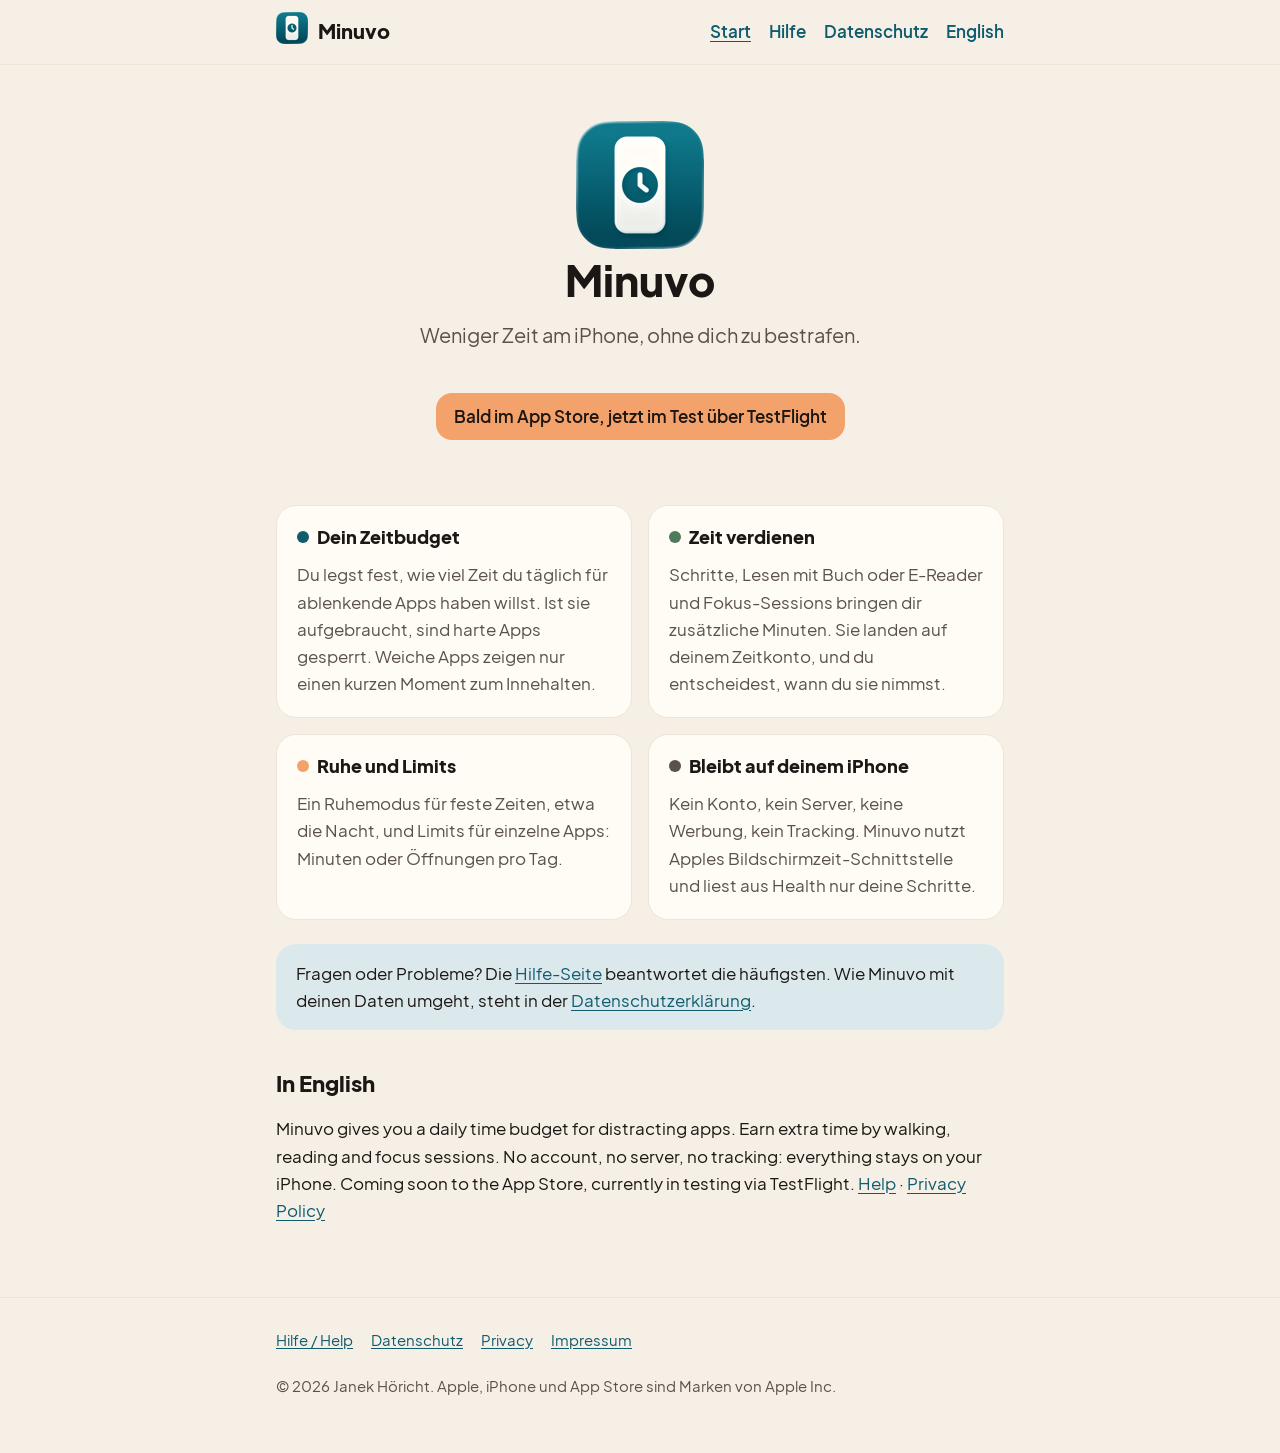
<file: index.html>
<!doctype html>
<html lang="de">
<head>
  <meta charset="utf-8">
  <meta name="viewport" content="width=device-width, initial-scale=1">
  <title>Minuvo – Zeitbudget für ablenkende Apps</title>
  <meta name="description" content="Minuvo gibt dir ein tägliches Zeitbudget für ablenkende Apps. Extrazeit verdienst du mit Schritten, Lesen und Fokus-Sessions. Alles bleibt auf deinem iPhone.">
  <meta name="theme-color" content="#F5EFE6" media="(prefers-color-scheme: light)">
  <meta name="theme-color" content="#15110E" media="(prefers-color-scheme: dark)">
  <link rel="icon" type="image/png" href="img/app-icon.png">
  <link rel="apple-touch-icon" href="img/app-icon.png">
  <link rel="stylesheet" href="style.css">
</head>
<body>
  <a class="skip" href="#inhalt">Zum Inhalt springen</a>
  <header class="site">
    <div class="wrap">
      <a class="brand" href="index.html">
        <picture>
          <source srcset="img/app-icon-dark.png" media="(prefers-color-scheme: dark)">
          <img src="img/app-icon.png" alt="" width="32" height="32">
        </picture>
        Minuvo
      </a>
      <nav aria-label="Hauptnavigation">
        <ul>
          <li><a href="index.html" aria-current="page">Start</a></li>
          <li><a href="support.html">Hilfe</a></li>
          <li><a href="datenschutz.html">Datenschutz</a></li>
          <li><a href="privacy.html" lang="en" hreflang="en">English</a></li>
        </ul>
      </nav>
    </div>
  </header>

  <main id="inhalt">
    <div class="wrap">
      <section class="hero">
        <picture>
          <source srcset="img/app-icon-dark.png" media="(prefers-color-scheme: dark)">
          <img src="img/app-icon.png" alt="App-Icon von Minuvo: ein Handy mit Uhr" width="128" height="128">
        </picture>
        <h1>Minuvo</h1>
        <p class="promise">Weniger Zeit am iPhone, ohne dich zu bestrafen.</p>
        <p class="pill">Bald im App Store, jetzt im Test über TestFlight</p>
      </section>

      <section class="features" aria-label="Funktionen">
        <article class="card">
          <h2><span class="dot petrol" aria-hidden="true"></span>Dein Zeitbudget</h2>
          <p>Du legst fest, wie viel Zeit du täglich für ablenkende Apps haben willst. Ist sie aufgebraucht, sind harte
            Apps gesperrt. Weiche Apps zeigen nur einen kurzen Moment zum Innehalten.</p>
        </article>
        <article class="card">
          <h2><span class="dot green" aria-hidden="true"></span>Zeit verdienen</h2>
          <p>Schritte, Lesen mit Buch oder E-Reader und Fokus-Sessions bringen dir zusätzliche Minuten. Sie landen auf
            deinem Zeitkonto, und du entscheidest, wann du sie nimmst.</p>
        </article>
        <article class="card">
          <h2><span class="dot apricot" aria-hidden="true"></span>Ruhe und Limits</h2>
          <p>Ein Ruhemodus für feste Zeiten, etwa die Nacht, und Limits für einzelne Apps: Minuten oder Öffnungen pro
            Tag.</p>
        </article>
        <article class="card">
          <h2><span class="dot line" aria-hidden="true"></span>Bleibt auf deinem iPhone</h2>
          <p>Kein Konto, kein Server, keine Werbung, kein Tracking. Minuvo nutzt Apples Bildschirmzeit-Schnittstelle und
            liest aus Health nur deine Schritte.</p>
        </article>
      </section>

      <div class="note">
        <p>Fragen oder Probleme? Die <a href="support.html">Hilfe-Seite</a> beantwortet die häufigsten.
          Wie Minuvo mit deinen Daten umgeht, steht in der <a href="datenschutz.html">Datenschutzerklärung</a>.</p>
      </div>

      <section lang="en" aria-labelledby="en-title">
        <h2 id="en-title">In English</h2>
        <p>Minuvo gives you a daily time budget for distracting apps. Earn extra time by walking, reading and focus
          sessions. No account, no server, no tracking: everything stays on your iPhone. Coming soon to the App Store,
          currently in testing via TestFlight.
          <a href="support.html#en">Help</a> · <a href="privacy.html">Privacy Policy</a></p>
      </section>
    </div>
  </main>

  <footer class="site">
    <div class="wrap">
      <ul>
        <li><a href="support.html">Hilfe / Help</a></li>
        <li><a href="datenschutz.html">Datenschutz</a></li>
        <li><a href="privacy.html" lang="en">Privacy</a></li>
        <li><a href="impressum.html">Impressum</a></li>
      </ul>
      <p>© 2026 Janek Höricht. Apple, iPhone und App Store sind Marken von Apple Inc.</p>
    </div>
  </footer>
</body>
</html>
</file>
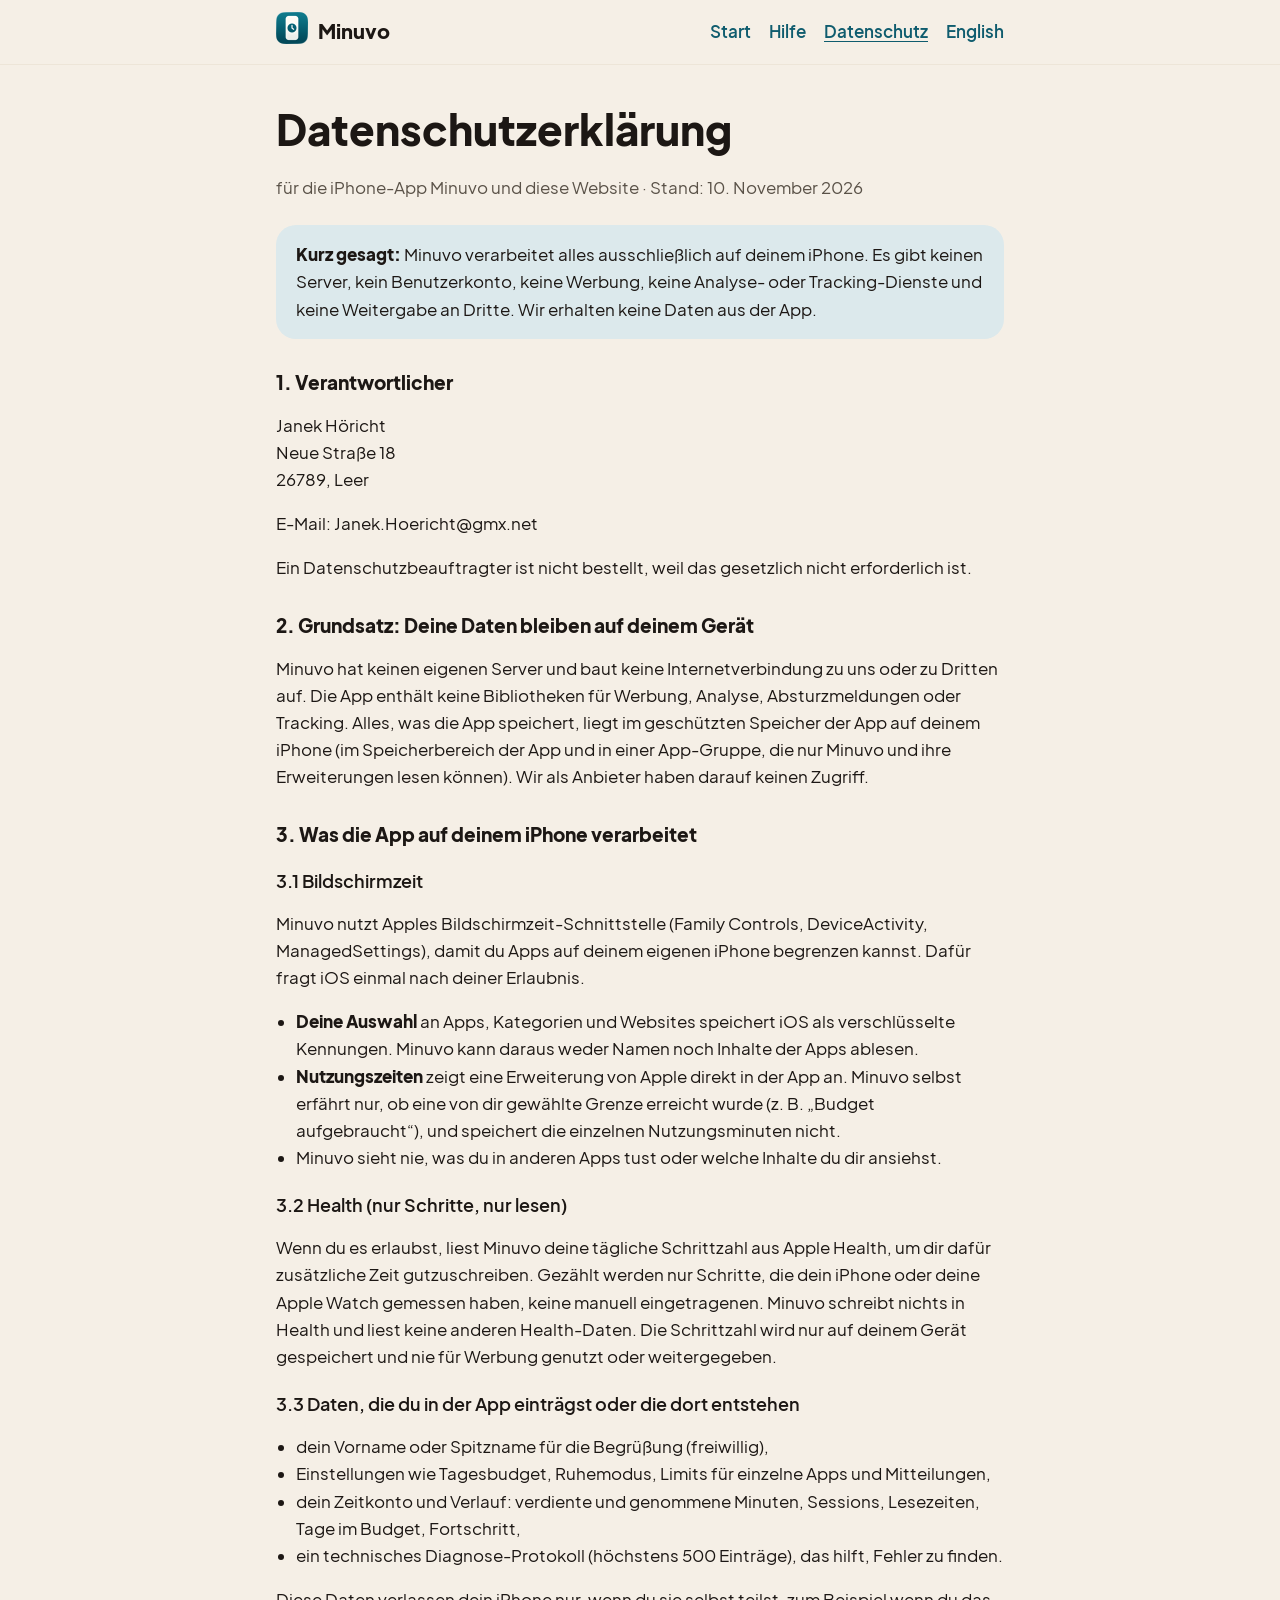
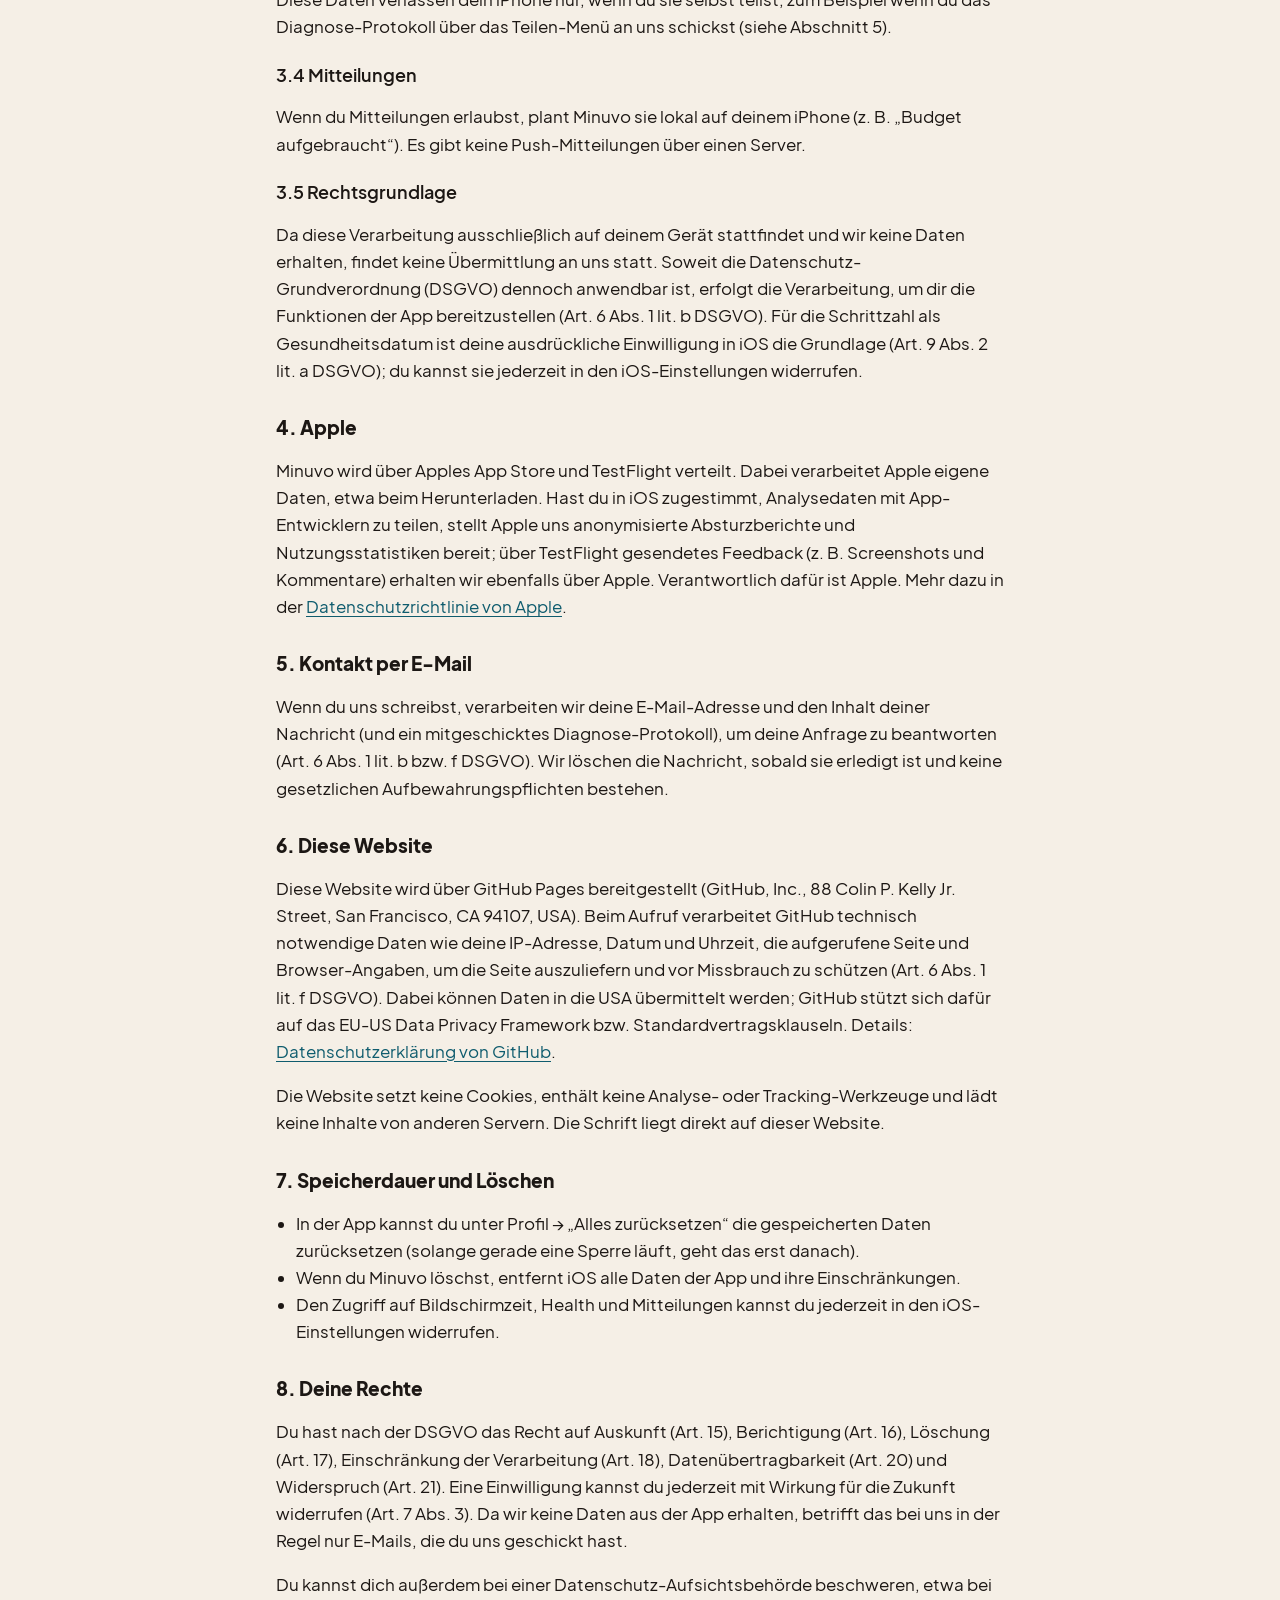
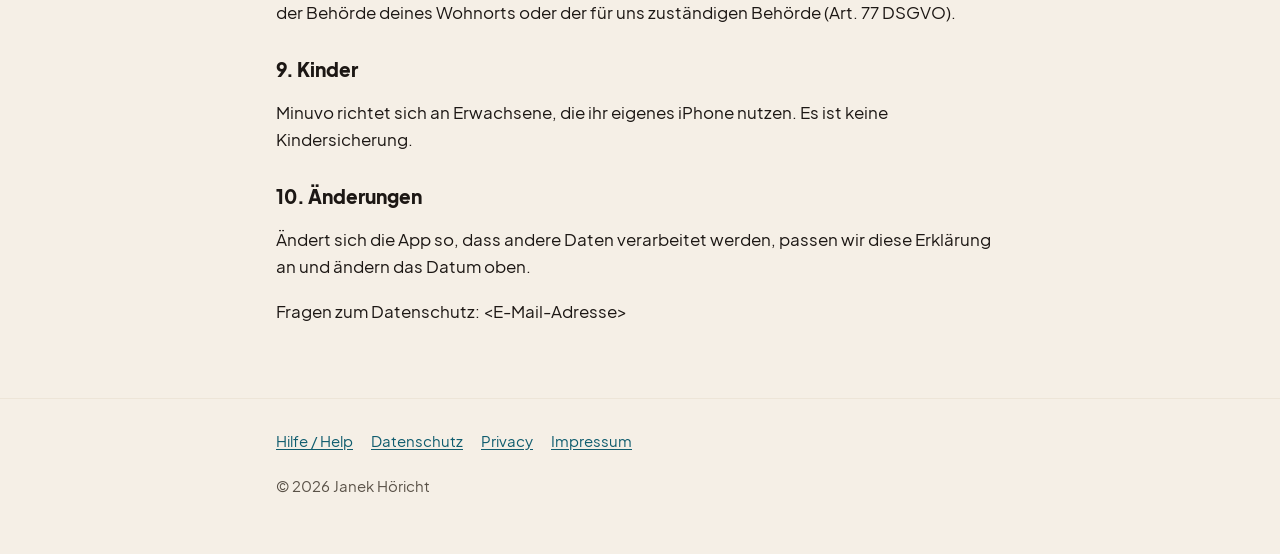
<file: datenschutz.html>
<!doctype html>
<html lang="de">
<head>
  <meta charset="utf-8">
  <meta name="viewport" content="width=device-width, initial-scale=1">
  <title>Datenschutzerklärung – Minuvo</title>
  <meta name="description" content="Datenschutzerklärung der iPhone-App Minuvo und dieser Website.">
  <meta name="theme-color" content="#F5EFE6" media="(prefers-color-scheme: light)">
  <meta name="theme-color" content="#15110E" media="(prefers-color-scheme: dark)">
  <link rel="icon" type="image/png" href="img/app-icon.png">
  <link rel="alternate" hreflang="en" href="privacy.html">
  <link rel="stylesheet" href="style.css">
</head>
<body>
  <a class="skip" href="#inhalt">Zum Inhalt springen</a>
  <header class="site">
    <div class="wrap">
      <a class="brand" href="index.html">
        <picture>
          <source srcset="img/app-icon-dark.png" media="(prefers-color-scheme: dark)">
          <img src="img/app-icon.png" alt="" width="32" height="32">
        </picture>
        Minuvo
      </a>
      <nav aria-label="Hauptnavigation">
        <ul>
          <li><a href="index.html">Start</a></li>
          <li><a href="support.html">Hilfe</a></li>
          <li><a href="datenschutz.html" aria-current="page">Datenschutz</a></li>
          <li><a href="privacy.html" lang="en" hreflang="en">English</a></li>
        </ul>
      </nav>
    </div>
  </header>

  <main id="inhalt" class="legal">
    <div class="wrap">
      <h1>Datenschutzerklärung</h1>
      <p class="muted">für die iPhone-App Minuvo und diese Website · Stand: 10. November 2026</p>

      <div class="note">
        <p><strong>Kurz gesagt:</strong> Minuvo verarbeitet alles ausschließlich auf deinem iPhone. Es gibt keinen
          Server, kein Benutzerkonto, keine Werbung, keine Analyse- oder Tracking-Dienste und keine Weitergabe an
          Dritte. Wir erhalten keine Daten aus der App.</p>
      </div>

      <h2>1. Verantwortlicher</h2>
      <p>Janek Höricht<br>
        Neue Straße 18<br>
        26789, Leer</p>
      <p>E-Mail: Janek.Hoericht@gmx.net</p>
      <p>Ein Datenschutzbeauftragter ist nicht bestellt, weil das gesetzlich nicht erforderlich ist.</p>

      <h2>2. Grundsatz: Deine Daten bleiben auf deinem Gerät</h2>
      <p>Minuvo hat keinen eigenen Server und baut keine Internetverbindung zu uns oder zu Dritten auf. Die App enthält
        keine Bibliotheken für Werbung, Analyse, Absturzmeldungen oder Tracking. Alles, was die App speichert, liegt im
        geschützten Speicher der App auf deinem iPhone (im Speicherbereich der App und in einer App-Gruppe, die nur
        Minuvo und ihre Erweiterungen lesen können). Wir als Anbieter haben darauf keinen Zugriff.</p>

      <h2>3. Was die App auf deinem iPhone verarbeitet</h2>

      <h3>3.1 Bildschirmzeit</h3>
      <p>Minuvo nutzt Apples Bildschirmzeit-Schnittstelle (Family Controls, DeviceActivity, ManagedSettings), damit du
        Apps auf deinem eigenen iPhone begrenzen kannst. Dafür fragt iOS einmal nach deiner Erlaubnis.</p>
      <ul>
        <li><strong>Deine Auswahl</strong> an Apps, Kategorien und Websites speichert iOS als verschlüsselte
          Kennungen. Minuvo kann daraus weder Namen noch Inhalte der Apps ablesen.</li>
        <li><strong>Nutzungszeiten</strong> zeigt eine Erweiterung von Apple direkt in der App an. Minuvo selbst erfährt
          nur, ob eine von dir gewählte Grenze erreicht wurde (z. B. „Budget aufgebraucht“), und speichert die
          einzelnen Nutzungsminuten nicht.</li>
        <li>Minuvo sieht nie, was du in anderen Apps tust oder welche Inhalte du dir ansiehst.</li>
      </ul>

      <h3>3.2 Health (nur Schritte, nur lesen)</h3>
      <p>Wenn du es erlaubst, liest Minuvo deine tägliche Schrittzahl aus Apple Health, um dir dafür zusätzliche Zeit
        gutzuschreiben. Gezählt werden nur Schritte, die dein iPhone oder deine Apple Watch gemessen haben, keine
        manuell eingetragenen. Minuvo schreibt nichts in Health und liest keine anderen Health-Daten. Die Schrittzahl
        wird nur auf deinem Gerät gespeichert und nie für Werbung genutzt oder weitergegeben.</p>

      <h3>3.3 Daten, die du in der App einträgst oder die dort entstehen</h3>
      <ul>
        <li>dein Vorname oder Spitzname für die Begrüßung (freiwillig),</li>
        <li>Einstellungen wie Tagesbudget, Ruhemodus, Limits für einzelne Apps und Mitteilungen,</li>
        <li>dein Zeitkonto und Verlauf: verdiente und genommene Minuten, Sessions, Lesezeiten, Tage im Budget,
          Fortschritt,</li>
        <li>ein technisches Diagnose-Protokoll (höchstens 500 Einträge), das hilft, Fehler zu finden.</li>
      </ul>
      <p>Diese Daten verlassen dein iPhone nur, wenn du sie selbst teilst, zum Beispiel wenn du das Diagnose-Protokoll
        über das Teilen-Menü an uns schickst (siehe Abschnitt 5).</p>

      <h3>3.4 Mitteilungen</h3>
      <p>Wenn du Mitteilungen erlaubst, plant Minuvo sie lokal auf deinem iPhone (z. B. „Budget aufgebraucht“). Es gibt
        keine Push-Mitteilungen über einen Server.</p>

      <h3>3.5 Rechtsgrundlage</h3>
      <p>Da diese Verarbeitung ausschließlich auf deinem Gerät stattfindet und wir keine Daten erhalten, findet keine
        Übermittlung an uns statt. Soweit die Datenschutz-Grundverordnung (DSGVO) dennoch anwendbar ist, erfolgt die
        Verarbeitung, um dir die Funktionen der App bereitzustellen (Art. 6 Abs. 1 lit. b DSGVO). Für die Schrittzahl
        als Gesundheitsdatum ist deine ausdrückliche Einwilligung in iOS die Grundlage (Art. 9 Abs. 2 lit. a DSGVO);
        du kannst sie jederzeit in den iOS-Einstellungen widerrufen.</p>

      <h2>4. Apple</h2>
      <p>Minuvo wird über Apples App Store und TestFlight verteilt. Dabei verarbeitet Apple eigene Daten, etwa beim
        Herunterladen. Hast du in iOS zugestimmt, Analysedaten mit App-Entwicklern zu teilen, stellt Apple uns
        anonymisierte Absturzberichte und Nutzungsstatistiken bereit; über TestFlight gesendetes Feedback
        (z. B. Screenshots und Kommentare) erhalten wir ebenfalls über Apple. Verantwortlich dafür ist Apple. Mehr dazu
        in der <a href="https://www.apple.com/de/legal/privacy/">Datenschutzrichtlinie von Apple</a>.</p>

      <h2>5. Kontakt per E-Mail</h2>
      <p>Wenn du uns schreibst, verarbeiten wir deine E-Mail-Adresse und den Inhalt deiner Nachricht (und ein
        mitgeschicktes Diagnose-Protokoll), um deine Anfrage zu beantworten (Art. 6 Abs. 1 lit. b bzw. f DSGVO). Wir
        löschen die Nachricht, sobald sie erledigt ist und keine gesetzlichen Aufbewahrungspflichten bestehen.</p>

      <h2>6. Diese Website</h2>
      <p>Diese Website wird über GitHub Pages bereitgestellt (GitHub, Inc., 88 Colin P. Kelly Jr. Street, San
        Francisco, CA 94107, USA). Beim Aufruf verarbeitet GitHub technisch notwendige Daten wie deine IP-Adresse,
        Datum und Uhrzeit, die aufgerufene Seite und Browser-Angaben, um die Seite auszuliefern und vor Missbrauch zu
        schützen (Art. 6 Abs. 1 lit. f DSGVO). Dabei können Daten in die USA übermittelt werden; GitHub stützt sich
        dafür auf das EU-US Data Privacy Framework bzw. Standardvertragsklauseln. Details:
        <a href="https://docs.github.com/de/site-policy/privacy-policies/github-general-privacy-statement">Datenschutzerklärung von GitHub</a>.</p>
      <p>Die Website setzt keine Cookies, enthält keine Analyse- oder Tracking-Werkzeuge und lädt keine Inhalte von
        anderen Servern. Die Schrift liegt direkt auf dieser Website.</p>

      <h2>7. Speicherdauer und Löschen</h2>
      <ul>
        <li>In der App kannst du unter Profil → „Alles zurücksetzen“ die gespeicherten Daten zurücksetzen (solange
          gerade eine Sperre läuft, geht das erst danach).</li>
        <li>Wenn du Minuvo löschst, entfernt iOS alle Daten der App und ihre Einschränkungen.</li>
        <li>Den Zugriff auf Bildschirmzeit, Health und Mitteilungen kannst du jederzeit in den iOS-Einstellungen
          widerrufen.</li>
      </ul>

      <h2>8. Deine Rechte</h2>
      <p>Du hast nach der DSGVO das Recht auf Auskunft (Art. 15), Berichtigung (Art. 16), Löschung (Art. 17),
        Einschränkung der Verarbeitung (Art. 18), Datenübertragbarkeit (Art. 20) und Widerspruch (Art. 21). Eine
        Einwilligung kannst du jederzeit mit Wirkung für die Zukunft widerrufen (Art. 7 Abs. 3). Da wir keine Daten aus
        der App erhalten, betrifft das bei uns in der Regel nur E-Mails, die du uns geschickt hast.</p>
      <p>Du kannst dich außerdem bei einer Datenschutz-Aufsichtsbehörde beschweren, etwa bei der Behörde deines
        Wohnorts oder der für uns zuständigen Behörde (Art. 77 DSGVO).</p>

      <h2>9. Kinder</h2>
      <p>Minuvo richtet sich an Erwachsene, die ihr eigenes iPhone nutzen. Es ist keine Kindersicherung.</p>

      <h2>10. Änderungen</h2>
      <p>Ändert sich die App so, dass andere Daten verarbeitet werden, passen wir diese Erklärung an und ändern das
        Datum oben.</p>

      <p>Fragen zum Datenschutz: &lt;E-Mail-Adresse&gt;</p>
    </div>
  </main>

  <footer class="site">
    <div class="wrap">
      <ul>
        <li><a href="support.html">Hilfe / Help</a></li>
        <li><a href="datenschutz.html">Datenschutz</a></li>
        <li><a href="privacy.html" lang="en">Privacy</a></li>
        <li><a href="impressum.html">Impressum</a></li>
      </ul>
      <p>© 2026 Janek Höricht</p>
    </div>
  </footer>
</body>
</html>
</file>
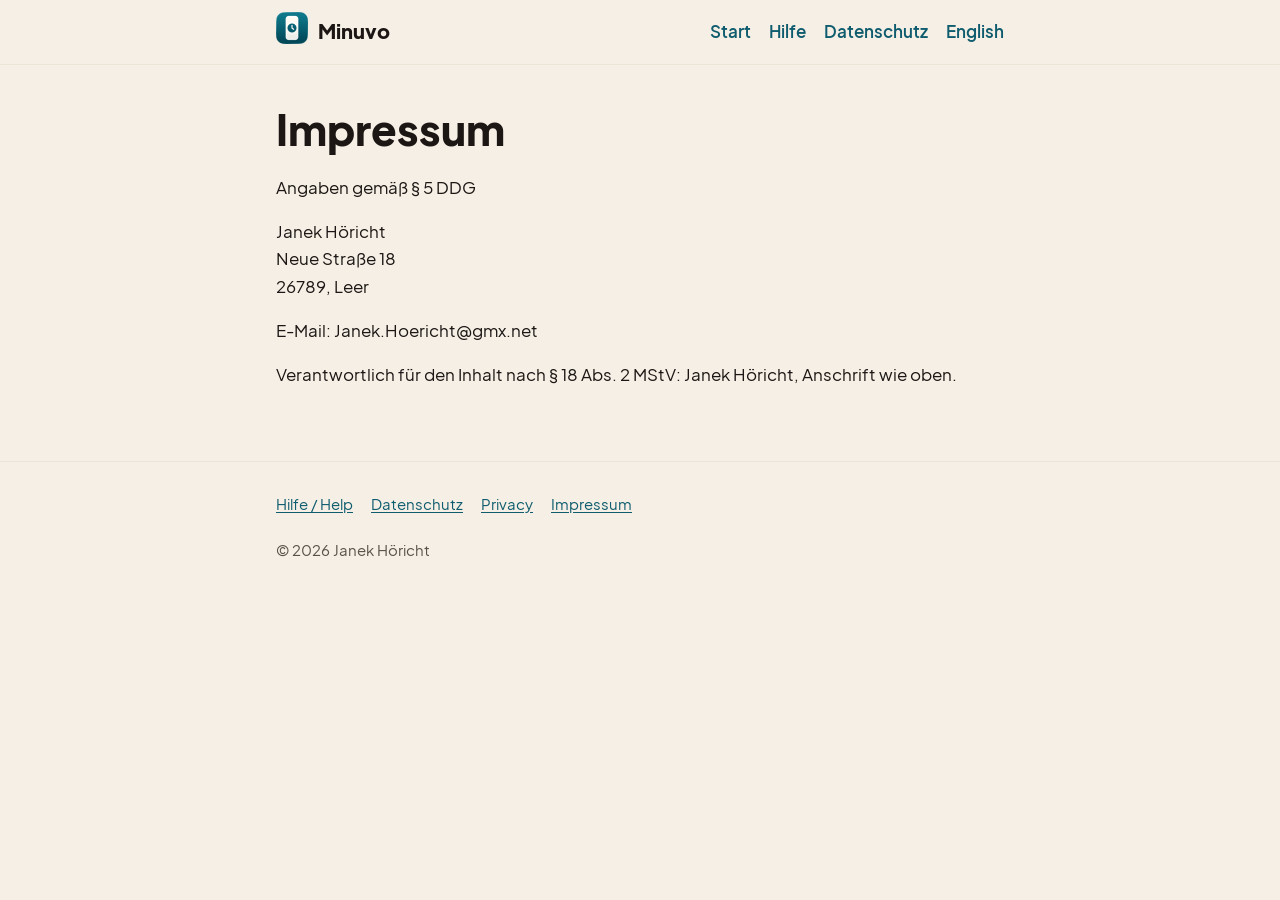
<file: impressum.html>
<!doctype html>
<html lang="de">
<head>
  <meta charset="utf-8">
  <meta name="viewport" content="width=device-width, initial-scale=1">
  <title>Impressum – Minuvo</title>
  <meta name="theme-color" content="#F5EFE6" media="(prefers-color-scheme: light)">
  <meta name="theme-color" content="#15110E" media="(prefers-color-scheme: dark)">
  <link rel="icon" type="image/png" href="img/app-icon.png">
  <link rel="stylesheet" href="style.css">
</head>
<body>
  <a class="skip" href="#inhalt">Zum Inhalt springen</a>
  <header class="site">
    <div class="wrap">
      <a class="brand" href="index.html">
        <picture>
          <source srcset="img/app-icon-dark.png" media="(prefers-color-scheme: dark)">
          <img src="img/app-icon.png" alt="" width="32" height="32">
        </picture>
        Minuvo
      </a>
      <nav aria-label="Hauptnavigation">
        <ul>
          <li><a href="index.html">Start</a></li>
          <li><a href="support.html">Hilfe</a></li>
          <li><a href="datenschutz.html">Datenschutz</a></li>
          <li><a href="privacy.html" lang="en" hreflang="en">English</a></li>
        </ul>
      </nav>
    </div>
  </header>

  <main id="inhalt" class="legal">
    <div class="wrap">
      <h1>Impressum</h1>
      <p>Angaben gemäß § 5 DDG</p>
      <p>Janek Höricht<br>
        Neue Straße 18<br>
        26789, Leer</p>
      <p>E-Mail: Janek.Hoericht@gmx.net</p>
      <p>Verantwortlich für den Inhalt nach § 18 Abs. 2 MStV: Janek Höricht, Anschrift wie oben.</p>
    </div>
  </main>

  <footer class="site">
    <div class="wrap">
      <ul>
        <li><a href="support.html">Hilfe / Help</a></li>
        <li><a href="datenschutz.html">Datenschutz</a></li>
        <li><a href="privacy.html" lang="en">Privacy</a></li>
        <li><a href="impressum.html" aria-current="page">Impressum</a></li>
      </ul>
      <p>© 2026 Janek Höricht</p>
    </div>
  </footer>
</body>
</html>
</file>
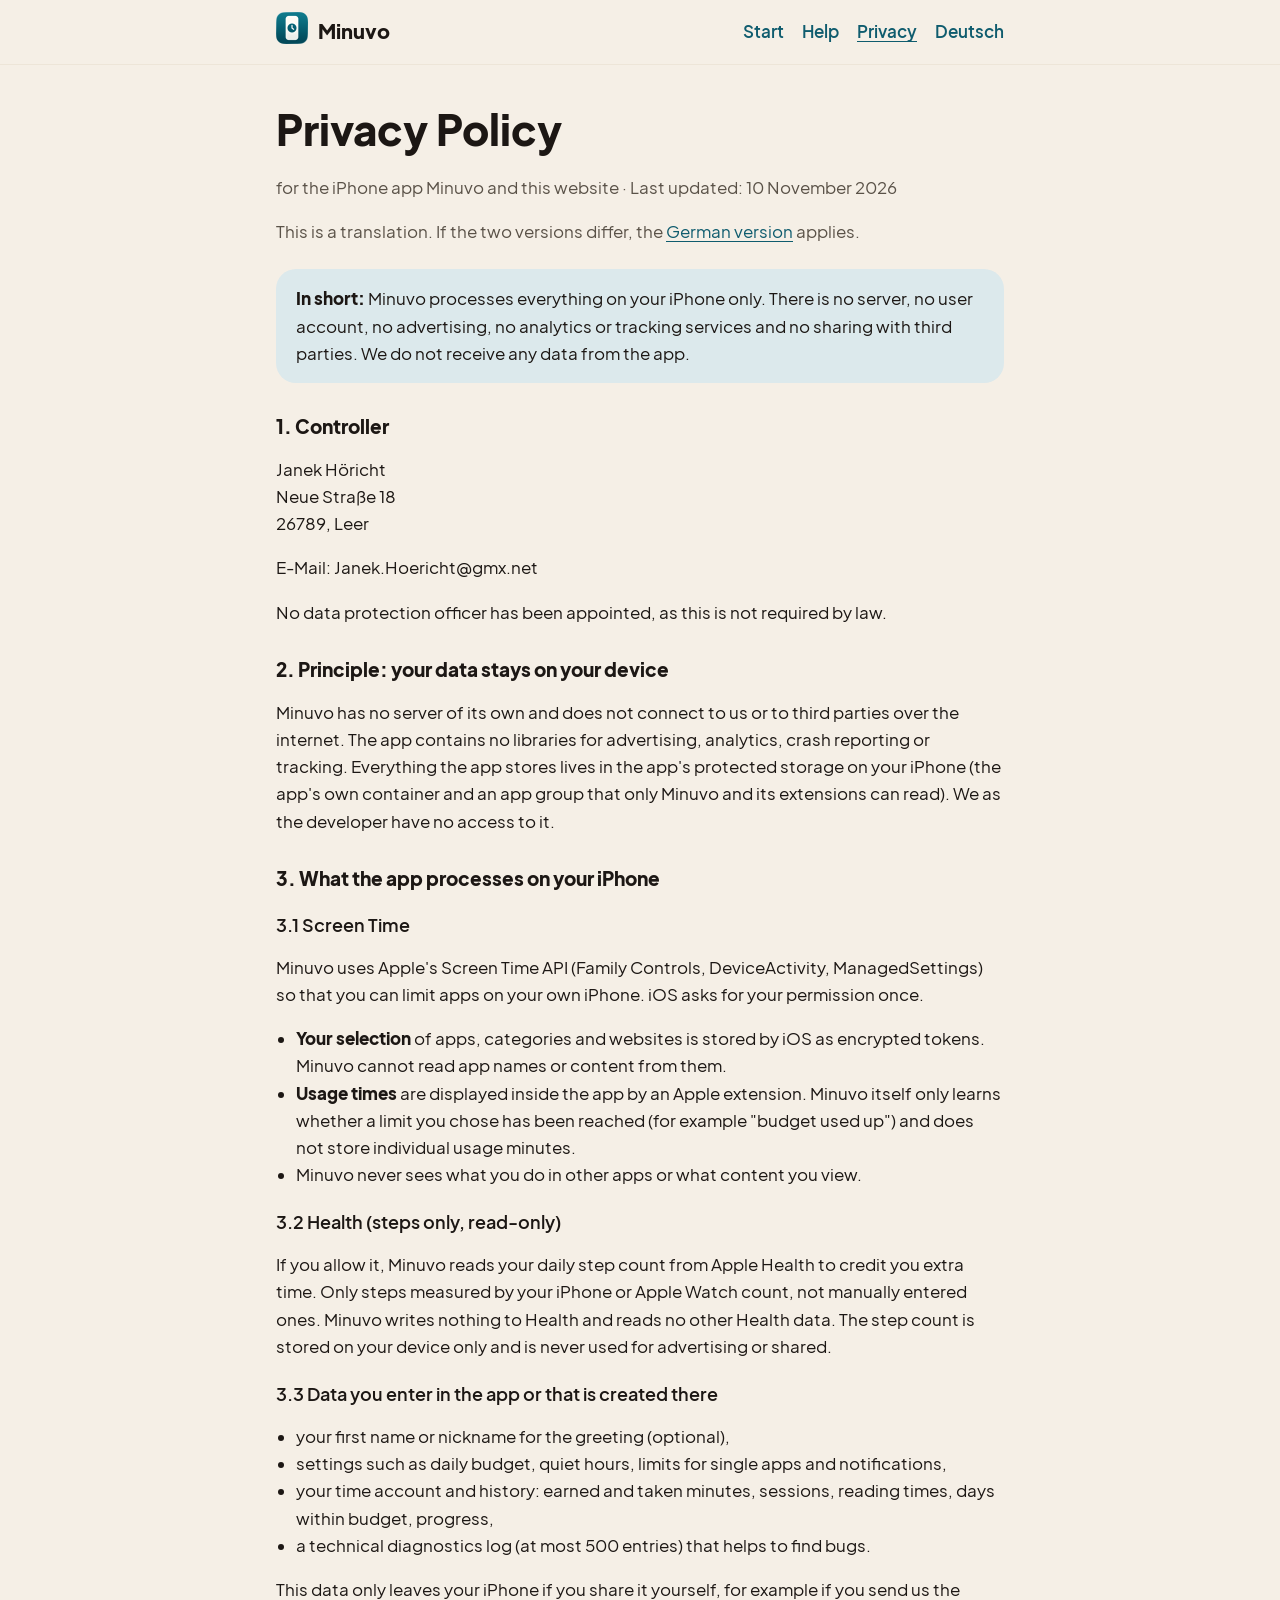
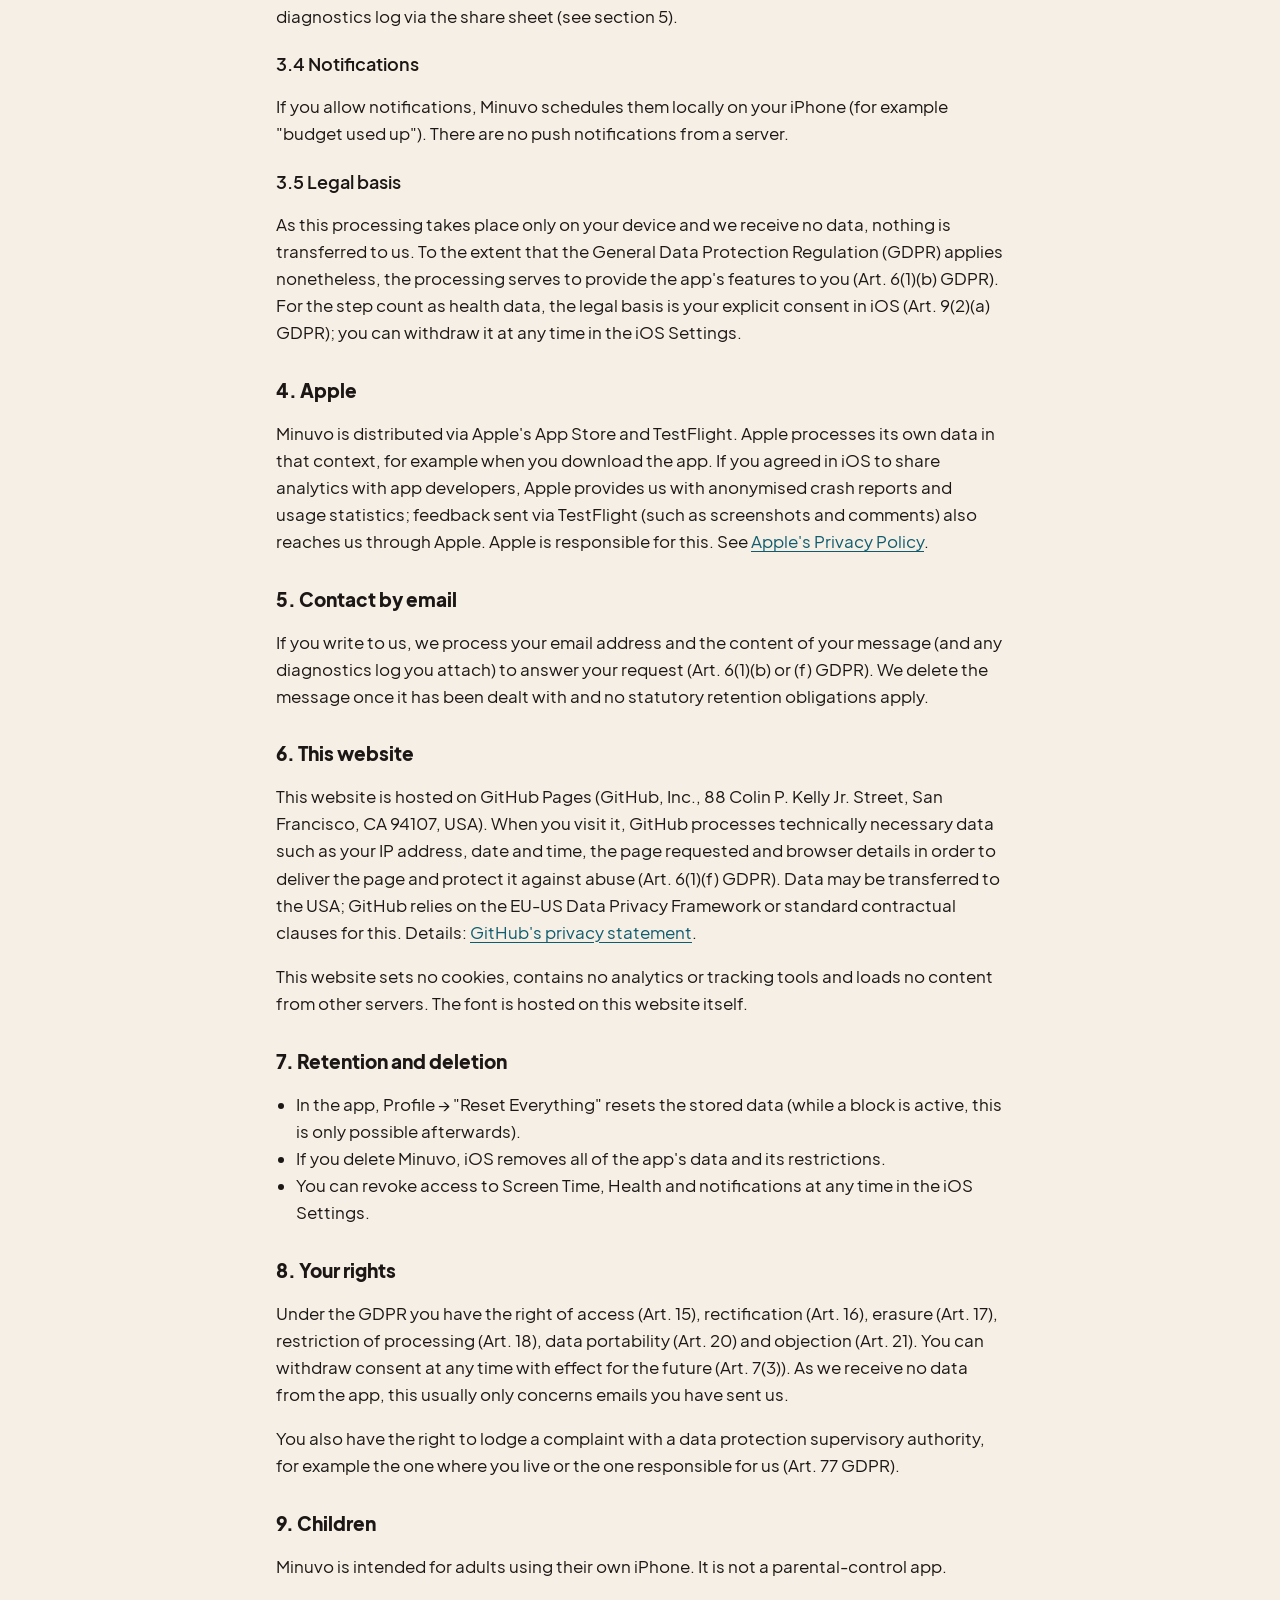
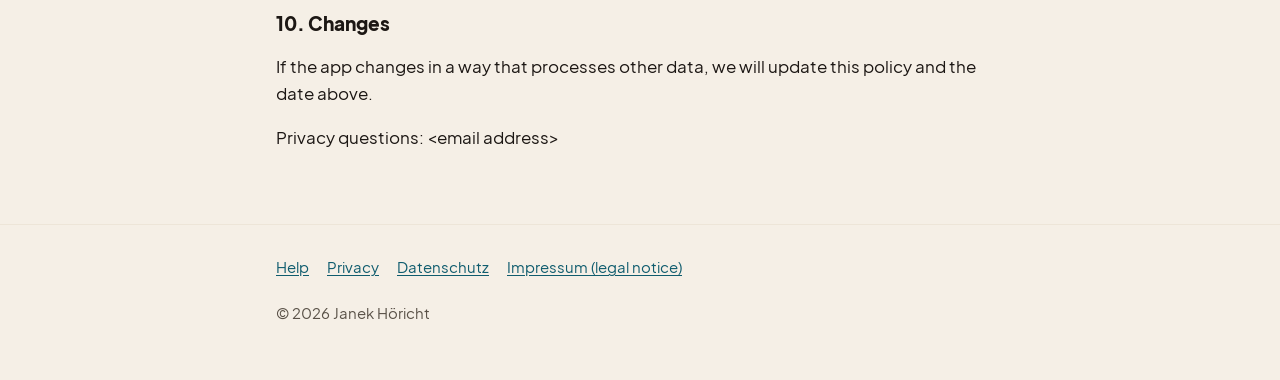
<file: privacy.html>
<!doctype html>
<html lang="en">
<head>
  <meta charset="utf-8">
  <meta name="viewport" content="width=device-width, initial-scale=1">
  <title>Privacy Policy – Minuvo</title>
  <meta name="description" content="Privacy policy of the iPhone app Minuvo and this website.">
  <meta name="theme-color" content="#F5EFE6" media="(prefers-color-scheme: light)">
  <meta name="theme-color" content="#15110E" media="(prefers-color-scheme: dark)">
  <link rel="icon" type="image/png" href="img/app-icon.png">
  <link rel="alternate" hreflang="de" href="datenschutz.html">
  <link rel="stylesheet" href="style.css">
</head>
<body>
  <a class="skip" href="#content">Skip to content</a>
  <header class="site">
    <div class="wrap">
      <a class="brand" href="index.html">
        <picture>
          <source srcset="img/app-icon-dark.png" media="(prefers-color-scheme: dark)">
          <img src="img/app-icon.png" alt="" width="32" height="32">
        </picture>
        Minuvo
      </a>
      <nav aria-label="Main navigation">
        <ul>
          <li><a href="index.html" lang="de" hreflang="de">Start</a></li>
          <li><a href="support.html#en">Help</a></li>
          <li><a href="privacy.html" aria-current="page">Privacy</a></li>
          <li><a href="datenschutz.html" lang="de" hreflang="de">Deutsch</a></li>
        </ul>
      </nav>
    </div>
  </header>

  <main id="content" class="legal">
    <div class="wrap">
      <h1>Privacy Policy</h1>
      <p class="muted">for the iPhone app Minuvo and this website · Last updated: 10 November 2026</p>
      <p class="muted">This is a translation. If the two versions differ, the
        <a href="datenschutz.html" lang="de">German version</a> applies.</p>

      <div class="note">
        <p><strong>In short:</strong> Minuvo processes everything on your iPhone only. There is no server, no user
          account, no advertising, no analytics or tracking services and no sharing with third parties. We do not
          receive any data from the app.</p>
      </div>

      <h2>1. Controller</h2>
      <p>Janek Höricht<br>
        Neue Straße 18<br>
        26789, Leer</p>
      <p>E-Mail: Janek.Hoericht@gmx.net</p>
      <p>No data protection officer has been appointed, as this is not required by law.</p>

      <h2>2. Principle: your data stays on your device</h2>
      <p>Minuvo has no server of its own and does not connect to us or to third parties over the internet. The app
        contains no libraries for advertising, analytics, crash reporting or tracking. Everything the app stores lives in
        the app's protected storage on your iPhone (the app's own container and an app group that only Minuvo and its
        extensions can read). We as the developer have no access to it.</p>

      <h2>3. What the app processes on your iPhone</h2>

      <h3>3.1 Screen Time</h3>
      <p>Minuvo uses Apple's Screen Time API (Family Controls, DeviceActivity, ManagedSettings) so that you can limit
        apps on your own iPhone. iOS asks for your permission once.</p>
      <ul>
        <li><strong>Your selection</strong> of apps, categories and websites is stored by iOS as encrypted tokens.
          Minuvo cannot read app names or content from them.</li>
        <li><strong>Usage times</strong> are displayed inside the app by an Apple extension. Minuvo itself only learns
          whether a limit you chose has been reached (for example "budget used up") and does not store individual
          usage minutes.</li>
        <li>Minuvo never sees what you do in other apps or what content you view.</li>
      </ul>

      <h3>3.2 Health (steps only, read-only)</h3>
      <p>If you allow it, Minuvo reads your daily step count from Apple Health to credit you extra time. Only steps
        measured by your iPhone or Apple Watch count, not manually entered ones. Minuvo writes nothing to Health and
        reads no other Health data. The step count is stored on your device only and is never used for advertising or
        shared.</p>

      <h3>3.3 Data you enter in the app or that is created there</h3>
      <ul>
        <li>your first name or nickname for the greeting (optional),</li>
        <li>settings such as daily budget, quiet hours, limits for single apps and notifications,</li>
        <li>your time account and history: earned and taken minutes, sessions, reading times, days within budget,
          progress,</li>
        <li>a technical diagnostics log (at most 500 entries) that helps to find bugs.</li>
      </ul>
      <p>This data only leaves your iPhone if you share it yourself, for example if you send us the diagnostics log via
        the share sheet (see section 5).</p>

      <h3>3.4 Notifications</h3>
      <p>If you allow notifications, Minuvo schedules them locally on your iPhone (for example "budget used up"). There
        are no push notifications from a server.</p>

      <h3>3.5 Legal basis</h3>
      <p>As this processing takes place only on your device and we receive no data, nothing is transferred to us. To
        the extent that the General Data Protection Regulation (GDPR) applies nonetheless, the processing serves to
        provide the app's features to you (Art. 6(1)(b) GDPR). For the step count as health data, the legal basis is
        your explicit consent in iOS (Art. 9(2)(a) GDPR); you can withdraw it at any time in the iOS Settings.</p>

      <h2>4. Apple</h2>
      <p>Minuvo is distributed via Apple's App Store and TestFlight. Apple processes its own data in that context, for
        example when you download the app. If you agreed in iOS to share analytics with app developers, Apple provides
        us with anonymised crash reports and usage statistics; feedback sent via TestFlight (such as screenshots and
        comments) also reaches us through Apple. Apple is responsible for this. See
        <a href="https://www.apple.com/legal/privacy/">Apple's Privacy Policy</a>.</p>

      <h2>5. Contact by email</h2>
      <p>If you write to us, we process your email address and the content of your message (and any diagnostics log you
        attach) to answer your request (Art. 6(1)(b) or (f) GDPR). We delete the message once it has been dealt with and
        no statutory retention obligations apply.</p>

      <h2>6. This website</h2>
      <p>This website is hosted on GitHub Pages (GitHub, Inc., 88 Colin P. Kelly Jr. Street, San Francisco, CA 94107,
        USA). When you visit it, GitHub processes technically necessary data such as your IP address, date and time,
        the page requested and browser details in order to deliver the page and protect it against abuse
        (Art. 6(1)(f) GDPR). Data may be transferred to the USA; GitHub relies on the EU-US Data Privacy Framework or
        standard contractual clauses for this. Details:
        <a href="https://docs.github.com/en/site-policy/privacy-policies/github-general-privacy-statement">GitHub's privacy statement</a>.</p>
      <p>This website sets no cookies, contains no analytics or tracking tools and loads no content from other servers.
        The font is hosted on this website itself.</p>

      <h2>7. Retention and deletion</h2>
      <ul>
        <li>In the app, Profile → "Reset Everything" resets the stored data (while a block is active, this is only
          possible afterwards).</li>
        <li>If you delete Minuvo, iOS removes all of the app's data and its restrictions.</li>
        <li>You can revoke access to Screen Time, Health and notifications at any time in the iOS Settings.</li>
      </ul>

      <h2>8. Your rights</h2>
      <p>Under the GDPR you have the right of access (Art. 15), rectification (Art. 16), erasure (Art. 17), restriction
        of processing (Art. 18), data portability (Art. 20) and objection (Art. 21). You can withdraw consent at any
        time with effect for the future (Art. 7(3)). As we receive no data from the app, this usually only concerns
        emails you have sent us.</p>
      <p>You also have the right to lodge a complaint with a data protection supervisory authority, for example the one
        where you live or the one responsible for us (Art. 77 GDPR).</p>

      <h2>9. Children</h2>
      <p>Minuvo is intended for adults using their own iPhone. It is not a parental-control app.</p>

      <h2>10. Changes</h2>
      <p>If the app changes in a way that processes other data, we will update this policy and the date above.</p>

      <p>Privacy questions: &lt;email address&gt;</p>
    </div>
  </main>

  <footer class="site">
    <div class="wrap">
      <ul>
        <li><a href="support.html#en">Help</a></li>
        <li><a href="privacy.html">Privacy</a></li>
        <li><a href="datenschutz.html" lang="de">Datenschutz</a></li>
        <li><a href="impressum.html" lang="de">Impressum (legal notice)</a></li>
      </ul>
      <p>© 2026 Janek Höricht</p>
    </div>
  </footer>
</body>
</html>
</file>
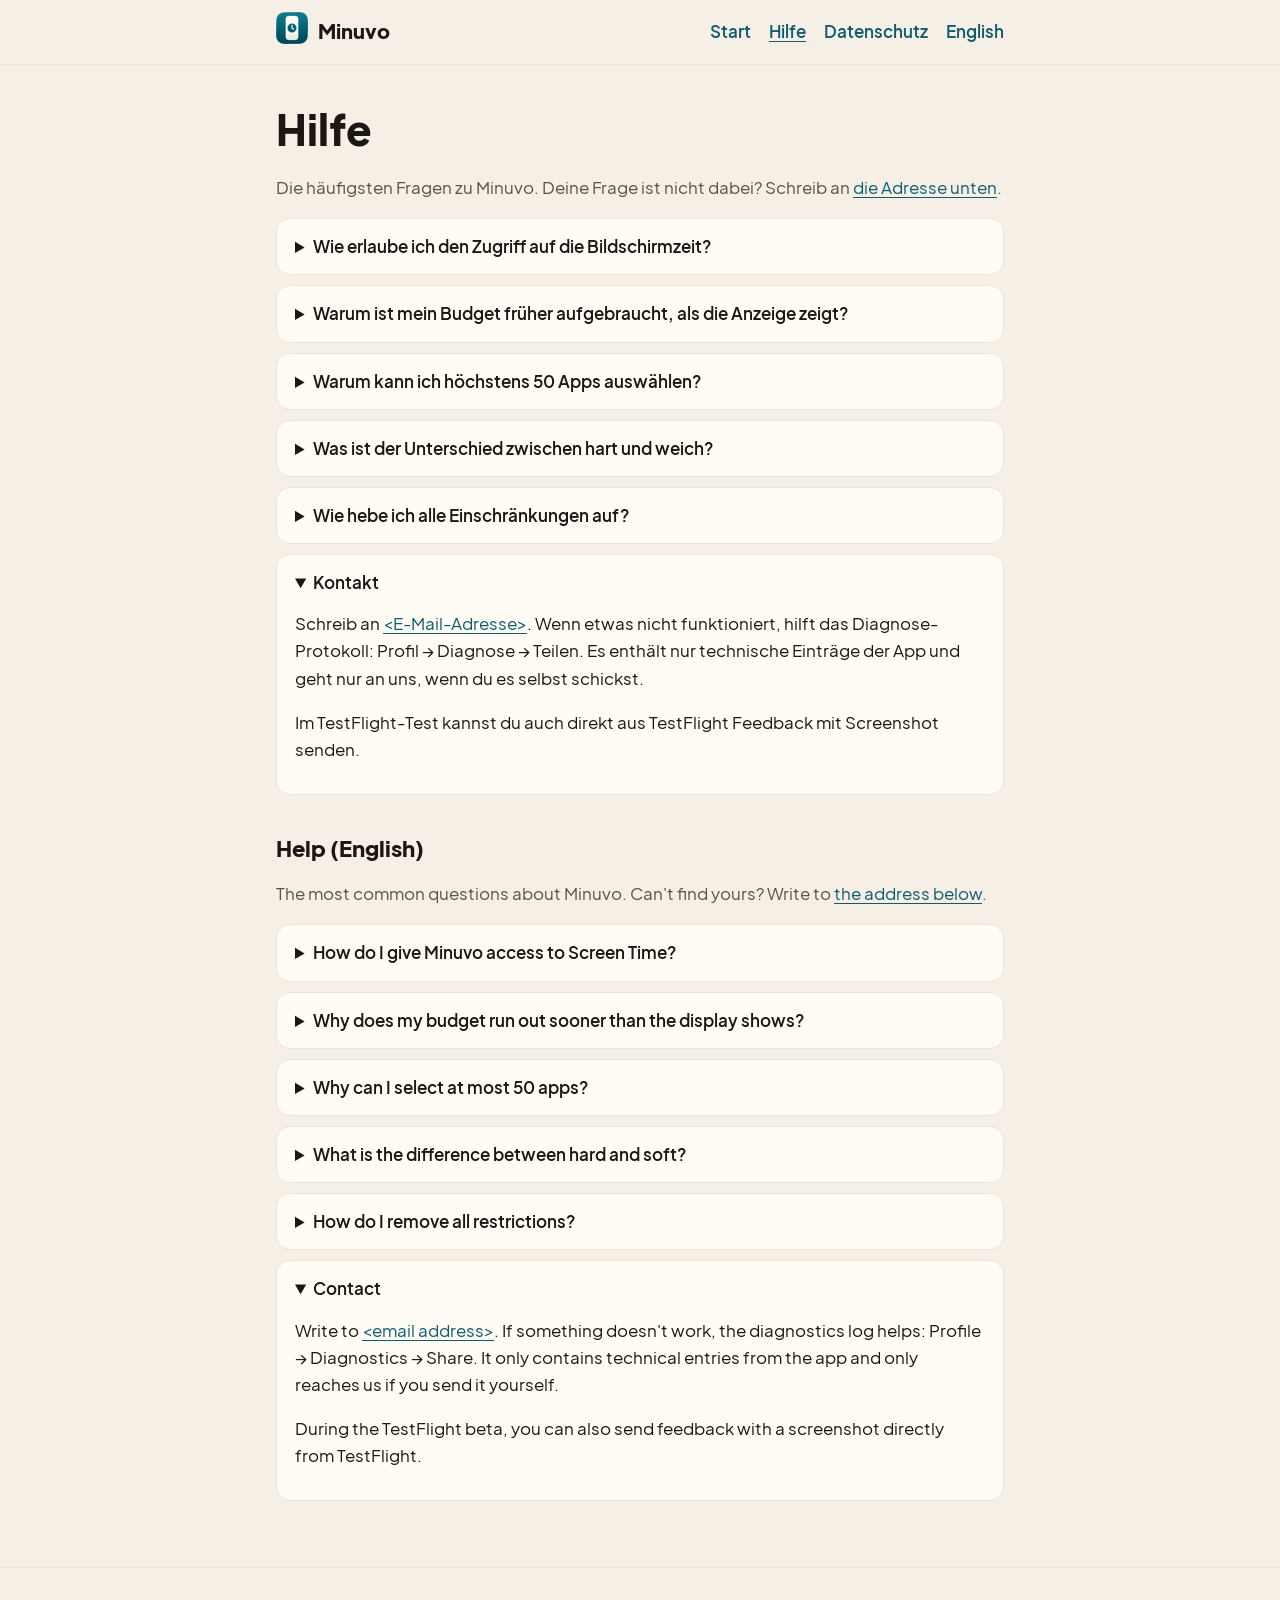
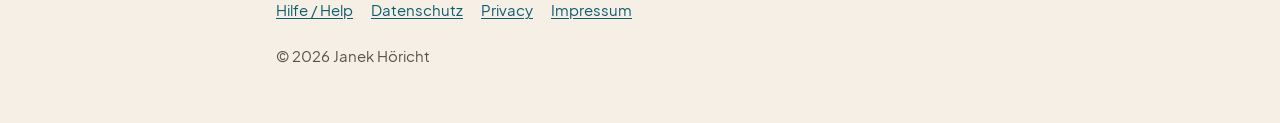
<file: support.html>
<!doctype html>
<html lang="de">
<head>
  <meta charset="utf-8">
  <meta name="viewport" content="width=device-width, initial-scale=1">
  <title>Hilfe – Minuvo</title>
  <meta name="description" content="Antworten auf häufige Fragen zu Minuvo, auf Deutsch und Englisch.">
  <meta name="theme-color" content="#F5EFE6" media="(prefers-color-scheme: light)">
  <meta name="theme-color" content="#15110E" media="(prefers-color-scheme: dark)">
  <link rel="icon" type="image/png" href="img/app-icon.png">
  <link rel="stylesheet" href="style.css">
</head>
<body>
  <a class="skip" href="#inhalt">Zum Inhalt springen</a>
  <header class="site">
    <div class="wrap">
      <a class="brand" href="index.html">
        <picture>
          <source srcset="img/app-icon-dark.png" media="(prefers-color-scheme: dark)">
          <img src="img/app-icon.png" alt="" width="32" height="32">
        </picture>
        Minuvo
      </a>
      <nav aria-label="Hauptnavigation">
        <ul>
          <li><a href="index.html">Start</a></li>
          <li><a href="support.html" aria-current="page">Hilfe</a></li>
          <li><a href="datenschutz.html">Datenschutz</a></li>
          <li><a href="#en" lang="en">English</a></li>
        </ul>
      </nav>
    </div>
  </header>

  <main id="inhalt">
    <div class="wrap">
      <section aria-labelledby="de-title">
        <h1 id="de-title">Hilfe</h1>
        <p class="muted">Die häufigsten Fragen zu Minuvo. Deine Frage ist nicht dabei? Schreib an
          <a href="#kontakt">die Adresse unten</a>.</p>

        <details>
          <summary>Wie erlaube ich den Zugriff auf die Bildschirmzeit?</summary>
          <div>
            <p>Minuvo fragt im Onboarding danach. Tippe auf „Zugriff erlauben“, dann zeigt iOS einen Dialog; bestätige
              mit „Fortfahren“ und deinem Code oder Face ID. Erst dann kann Minuvo Apps sperren.</p>
            <p>Hast du den Zugriff abgelehnt, kannst du ihn später in den iOS-Einstellungen unter „Bildschirmzeit“ für
              Minuvo erlauben. Ohne Zugriff kann Minuvo nichts sperren und deine Nutzung nicht messen.</p>
          </div>
        </details>

        <details>
          <summary>Warum ist mein Budget früher aufgebraucht, als die Anzeige zeigt?</summary>
          <div>
            <p>Meist liegt das an „Geräteübergreifend teilen“. Ist es an, rechnet iOS deine Nutzung auf Mac und iPad in
              dein Budget ein, die Anzeige in Minuvo zählt aber nur dieses iPhone. Ausschalten kannst du es unter
              Einstellungen → Bildschirmzeit → Geräteübergreifend teilen.</p>
            <p>Außerdem zählen Apples Anzeige und Apples Sperre leicht unterschiedlich, deshalb können ein paar Minuten
              Unterschied auch ohne andere Geräte vorkommen.</p>
          </div>
        </details>

        <details>
          <summary>Warum kann ich höchstens 50 Apps auswählen?</summary>
          <div>
            <p>iOS sperrt höchstens 50 einzelne Apps gleichzeitig. Darüber sperrt es gar nichts mehr. Die Grenze gilt
              für alles zusammen, was Minuvo sperren kann: harte und weiche Apps und die Apps mit eigenem Limit.</p>
            <p>Ganze Kategorien (z. B. „Soziale Netze“) zählen nicht dazu. Wenn du viele Apps begrenzen willst, wähl
              deshalb lieber Kategorien statt einzelner Apps. Für Websites gilt dieselbe Grenze von 50.</p>
          </div>
        </details>

        <details>
          <summary>Was ist der Unterschied zwischen hart und weich?</summary>
          <div>
            <p><strong>Harte Apps</strong> sind gesperrt, sobald dein Tagesbudget aufgebraucht ist, bis Mitternacht.
              Wenn du wirklich musst, hilft nur die Notfall-Freischaltung: vier Schritte, danach 15 Minuten frei. Sie
              kostet alles, was du an diesem Tag verdient hast.</p>
            <p><strong>Weiche Apps</strong> fragen nach: „Doch nicht“ oder „Trotzdem öffnen (5 Min.)“. Jede Öffnung
              kostet 5 Minuten von deinem Zeitkonto. Websites aus der weichen Gruppe bleiben gesperrt, weil iOS sie
              nicht einzeln freigeben kann.</p>
            <p>Beides lässt deine Serie an Tagen ohne Ausnahme neu beginnen. Steckt eine App in beiden Gruppen, gilt
              hart.</p>
          </div>
        </details>

        <details>
          <summary>Wie hebe ich alle Einschränkungen auf?</summary>
          <div>
            <p>Du hast jederzeit die Kontrolle:</p>
            <ul>
              <li><strong>App löschen:</strong> Wenn du Minuvo löschst, entfernt iOS alle Sperren und alle Daten der
                App.</li>
              <li><strong>Zugriff widerrufen:</strong> Nimm Minuvo in den iOS-Einstellungen unter „Bildschirmzeit“ den
                Zugriff. Dann kann Minuvo nichts mehr sperren.</li>
              <li><strong>Kurz freischalten:</strong> Für einzelne Momente gibt es in der App die
                Notfall-Freischaltung.</li>
            </ul>
          </div>
        </details>

        <details id="kontakt" open>
          <summary>Kontakt</summary>
          <div>
            <p>Schreib an <a href="mailto:&lt;E-Mail-Adresse&gt;">&lt;E-Mail-Adresse&gt;</a>. Wenn etwas nicht
              funktioniert, hilft das Diagnose-Protokoll: Profil → Diagnose → Teilen. Es enthält nur technische
              Einträge der App und geht nur an uns, wenn du es selbst schickst.</p>
            <p>Im TestFlight-Test kannst du auch direkt aus TestFlight Feedback mit Screenshot senden.</p>
          </div>
        </details>
      </section>

      <section id="en" lang="en" aria-labelledby="en-title">
        <h2 id="en-title">Help (English)</h2>
        <p class="muted">The most common questions about Minuvo. Can't find yours? Write to
          <a href="#contact">the address below</a>.</p>

        <details>
          <summary>How do I give Minuvo access to Screen Time?</summary>
          <div>
            <p>Minuvo asks for it during onboarding. Tap "Allow Access"; iOS shows a dialog. Confirm with "Continue" and
              your passcode or Face ID. Only then can Minuvo block apps.</p>
            <p>If you declined, you can allow it later in the iOS Settings under "Screen Time". Without access, Minuvo
              cannot block anything or measure your usage.</p>
          </div>
        </details>

        <details>
          <summary>Why does my budget run out sooner than the display shows?</summary>
          <div>
            <p>Usually because of "Share Across Devices". If it's on, iOS adds your Mac and iPad usage to your budget,
              while Minuvo's display counts only this iPhone. You can turn it off in Settings → Screen Time → Share
              Across Devices.</p>
            <p>Apple's display and Apple's blocking also count slightly differently, so a few minutes of difference can
              happen even without other devices.</p>
          </div>
        </details>

        <details>
          <summary>Why can I select at most 50 apps?</summary>
          <div>
            <p>iOS blocks at most 50 individual apps at the same time. Above that, it blocks nothing at all. The limit
              applies to everything Minuvo can block together: hard and soft apps and the apps with their own limit.</p>
            <p>Whole categories (such as "Social") don't count towards it. If you want to limit many apps, choose
              categories rather than individual apps. Websites have the same limit of 50.</p>
          </div>
        </details>

        <details>
          <summary>What is the difference between hard and soft?</summary>
          <div>
            <p><strong>Hard apps</strong> are blocked as soon as your daily budget is used up, until midnight. If you
              really need one, only the Emergency Unlock helps: four steps, then 15 minutes free. It costs everything
              you earned that day.</p>
            <p><strong>Soft apps</strong> ask first: "Never mind" or "Open anyway (5 min)". Each opening costs 5 minutes from
              your Time Account. Websites in the soft group stay blocked, because iOS can't unblock them one by one.</p>
            <p>Both restart your streak of days without exceptions. If an app is in both groups, hard wins.</p>
          </div>
        </details>

        <details>
          <summary>How do I remove all restrictions?</summary>
          <div>
            <p>You are always in control:</p>
            <ul>
              <li><strong>Delete the app:</strong> When you delete Minuvo, iOS removes all blocks and all of the app's
                data.</li>
              <li><strong>Revoke access:</strong> Remove Minuvo's access in the iOS Settings under "Screen Time". Minuvo
                can then no longer block anything.</li>
              <li><strong>Unlock briefly:</strong> For single moments, the app offers the Emergency Unlock.</li>
            </ul>
          </div>
        </details>

        <details id="contact" open>
          <summary>Contact</summary>
          <div>
            <p>Write to <a href="mailto:&lt;email address&gt;">&lt;email address&gt;</a>. If something doesn't work, the
              diagnostics log helps: Profile → Diagnostics → Share. It only contains technical entries from the app and
              only reaches us if you send it yourself.</p>
            <p>During the TestFlight beta, you can also send feedback with a screenshot directly from TestFlight.</p>
          </div>
        </details>
      </section>
    </div>
  </main>

  <footer class="site">
    <div class="wrap">
      <ul>
        <li><a href="support.html">Hilfe / Help</a></li>
        <li><a href="datenschutz.html">Datenschutz</a></li>
        <li><a href="privacy.html" lang="en">Privacy</a></li>
        <li><a href="impressum.html">Impressum</a></li>
      </ul>
      <p>© 2026 Janek Höricht</p>
    </div>
  </footer>
</body>
</html>
</file>
<file: style.css>
/* Minuvo-Website. Farben aus Shared/Theme/MinuvoTheme.swift (hell und dunkel). Keine externen Quellen. */

@font-face {
  font-family: "Plus Jakarta Sans";
  src: url("fonts/PlusJakartaSans-Regular.ttf") format("truetype");
  font-weight: 400;
  font-style: normal;
  font-display: swap;
}
@font-face {
  font-family: "Plus Jakarta Sans";
  src: url("fonts/PlusJakartaSans-SemiBold.ttf") format("truetype");
  font-weight: 600;
  font-style: normal;
  font-display: swap;
}
@font-face {
  font-family: "Plus Jakarta Sans";
  src: url("fonts/PlusJakartaSans-ExtraBold.ttf") format("truetype");
  font-weight: 800;
  font-style: normal;
  font-display: swap;
}

:root {
  color-scheme: light dark;
  --background: #F5EFE6;
  --card: #FFFBF5;
  --line: #EDE5D8;
  --text: #1C1714;
  --text-muted: #5A5248;
  --petrol-fill: #0F5C6E;
  --petrol-text: #0F5C6E;
  --on-petrol: #FFFBF5;
  --apricot: #F4A26B;
  --on-apricot: #1C1714;
  --green: #4F7A5B;
  --tint-petrol: #DCE9EC;
  --tint-green: #E0EADF;
  --tint-apricot: #FBE3D2;
  --radius-card: 20px;
  --radius-button: 16px;
  --gutter: 16px;
}

@media (prefers-color-scheme: dark) {
  :root {
    --background: #15110E;
    --card: #241E19;
    --line: #3A322B;
    --text: #F5EFE6;
    --text-muted: #B8AE9F;
    --petrol-fill: #17788A;
    --petrol-text: #6FC3D3;
    --green: #5E9470;
    --tint-petrol: #1F3A41;
    --tint-green: #26352A;
    --tint-apricot: #3D2A1E;
  }
}

*, *::before, *::after { box-sizing: border-box; }

html { -webkit-text-size-adjust: 100%; }

body {
  margin: 0;
  background: var(--background);
  color: var(--text);
  font-family: "Plus Jakarta Sans", -apple-system, BlinkMacSystemFont, "Segoe UI", Roboto, sans-serif;
  font-size: 1.0625rem;
  line-height: 1.6;
}

a { color: var(--petrol-text); text-underline-offset: 0.15em; }
a:hover { text-decoration-thickness: 2px; }
a:focus-visible, summary:focus-visible {
  outline: 3px solid var(--apricot);
  outline-offset: 3px;
  border-radius: 4px;
}

.skip {
  position: absolute;
  left: -9999px;
}
.skip:focus { left: var(--gutter); top: var(--gutter); background: var(--card); padding: 8px 12px; z-index: 10; }

.wrap {
  max-width: 760px;
  margin: 0 auto;
  padding: 0 var(--gutter);
}

header.site {
  border-bottom: 1px solid var(--line);
}
header.site .wrap {
  display: flex;
  flex-wrap: wrap;
  align-items: center;
  justify-content: space-between;
  gap: 8px 24px;
  min-height: 64px;
}
.brand {
  display: inline-flex;
  align-items: center;
  gap: 10px;
  font-weight: 800;
  font-size: 1.25rem;
  color: var(--text);
  text-decoration: none;
}
.brand img { width: 32px; height: 32px; }
nav ul { list-style: none; display: flex; flex-wrap: wrap; gap: 4px 18px; margin: 0; padding: 0; }
nav a { display: inline-block; padding: 10px 0; font-weight: 600; text-decoration: none; }
nav a[aria-current="page"] { text-decoration: underline; }

main { padding: 40px 0 56px; }

h1, h2, h3 { line-height: 1.25; }
h1 { font-size: clamp(1.9rem, 6vw, 2.6rem); font-weight: 800; margin: 0 0 12px; }
h2 { font-size: 1.4rem; font-weight: 800; margin: 40px 0 12px; }
h3 { font-size: 1.1rem; font-weight: 600; margin: 24px 0 6px; }

.muted { color: var(--text-muted); }

.hero { text-align: center; padding: 16px 0 8px; }
.hero img { width: 128px; height: 128px; }
.hero .promise { font-size: 1.25rem; color: var(--text-muted); max-width: 34ch; margin: 0 auto 24px; }

.pill {
  display: inline-block;
  background: var(--apricot);
  color: var(--on-apricot);
  font-weight: 600;
  padding: 10px 18px;
  border-radius: var(--radius-button);
}

.features {
  display: grid;
  grid-template-columns: repeat(auto-fit, minmax(min(100%, 320px), 1fr));
  gap: 16px;
  margin-top: 40px;
}
.card {
  background: var(--card);
  border: 1px solid var(--line);
  border-radius: var(--radius-card);
  padding: 20px;
}
.card h2, .card h3 { margin-top: 0; font-size: 1.15rem; }
.card p { margin: 0; color: var(--text-muted); }
.dot {
  display: inline-block;
  width: 12px;
  height: 12px;
  border-radius: 50%;
  margin-right: 8px;
  vertical-align: 0.05em;
}
.dot.petrol { background: var(--petrol-fill); }
.dot.apricot { background: var(--apricot); }
.dot.green { background: var(--green); }
.dot.line { background: var(--text-muted); }

.note {
  background: var(--tint-petrol);
  border-radius: var(--radius-card);
  padding: 16px 20px;
  margin: 24px 0;
}
.note p { margin: 0; }
.note p + p { margin-top: 8px; }

details {
  background: var(--card);
  border: 1px solid var(--line);
  border-radius: 14px;
  margin: 10px 0;
}
summary {
  cursor: pointer;
  font-weight: 600;
  padding: 14px 18px;
  min-height: 44px;
}
details > div { padding: 0 18px 14px; }
details p:first-child { margin-top: 0; }

.legal h2 { font-size: 1.2rem; margin-top: 32px; }
.legal ul { padding-left: 1.2em; }

footer.site {
  border-top: 1px solid var(--line);
  padding: 24px 0 40px;
  font-size: 0.95rem;
  color: var(--text-muted);
}
footer.site ul { list-style: none; display: flex; flex-wrap: wrap; gap: 4px 18px; margin: 0 0 8px; padding: 0; }
footer.site a { display: inline-block; padding: 6px 0; }

@media (prefers-reduced-motion: no-preference) {
  html { scroll-behavior: smooth; }
}
</file>
